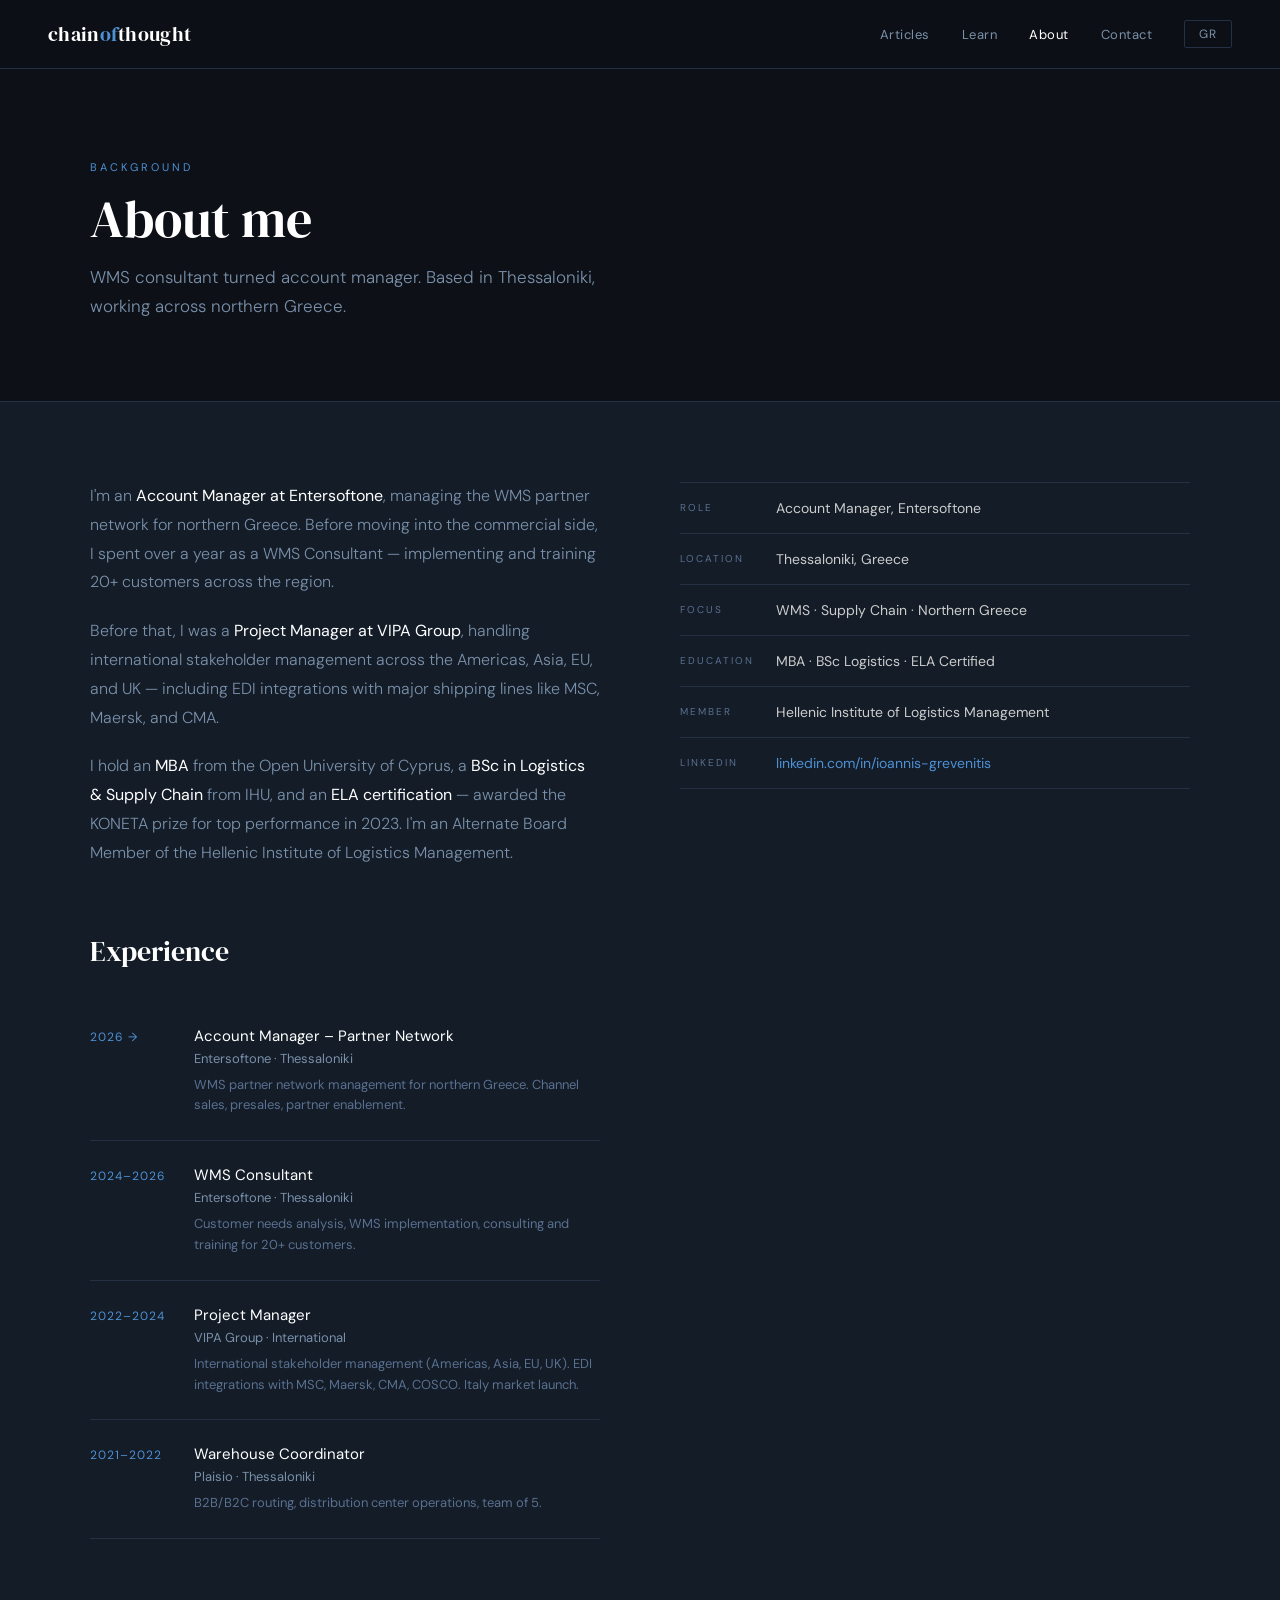
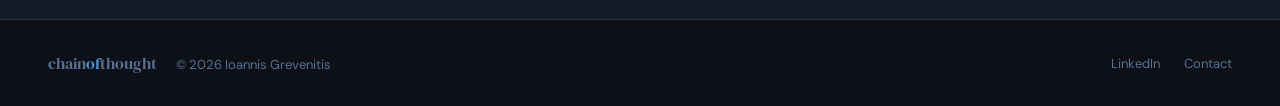
<file: about.html>
<!DOCTYPE html>
<html lang="en">
<head>
  <meta charset="UTF-8" />
  <meta name="viewport" content="width=device-width, initial-scale=1.0" />
  <title>About · Chain of Thought</title>
  <link rel="preconnect" href="https://fonts.googleapis.com" />
  <link rel="preconnect" href="https://fonts.gstatic.com" crossorigin />
  <link rel="stylesheet" href="styles.css" />
  <style>
    .about-grid {
      display: grid;
      grid-template-columns: 1fr 1fr;
      gap: 80px;
      align-items: start;
    }
    .about-text p {
      font-size: 16px;
      font-weight: 300;
      color: var(--muted2);
      line-height: 1.8;
      margin-bottom: 20px;
    }
    .about-text p strong { color: #fff; font-weight: 400; }
    .about-list { list-style: none; }
    .about-list li {
      display: flex;
      align-items: flex-start;
      gap: 16px;
      padding: 16px 0;
      border-bottom: 1px solid var(--border-dark);
      font-size: 14px;
      color: var(--muted2);
    }
    .about-list li:first-child { border-top: 1px solid var(--border-dark); }
    .li-label {
      font-size: 10px;
      letter-spacing: 2px;
      text-transform: uppercase;
      color: var(--muted);
      min-width: 80px;
      margin-top: 2px;
      flex-shrink: 0;
    }
    .li-value { color: #ccc; }
    .li-value a { color: var(--accent); text-decoration: none; }
    .timeline { margin-top: 64px; }
    .timeline-title {
      font-family: 'DM Serif Display', serif;
      font-size: 28px;
      color: #fff;
      margin-bottom: 32px;
    }
    .timeline-item {
      display: flex;
      gap: 24px;
      padding: 24px 0;
      border-bottom: 1px solid var(--border-dark);
    }
    .timeline-item:first-of-type { border-top: 1px solid var(--border-dark); }
    .timeline-year {
      font-size: 12px;
      color: var(--accent);
      letter-spacing: 1px;
      min-width: 80px;
      margin-top: 3px;
    }
    .timeline-role {
      font-size: 15px;
      font-weight: 400;
      color: #fff;
      margin-bottom: 4px;
    }
    .timeline-company {
      font-size: 13px;
      color: var(--muted2);
      margin-bottom: 8px;
    }
    .timeline-desc {
      font-size: 13px;
      color: var(--muted);
      line-height: 1.6;
    }
  </style>
</head>
<body>

<nav>
  <a href="index.html" class="nav-logo">chain<span>of</span>thought</a>
  <div class="nav-links">
    <a href="articles.html" class="lang-en">Articles</a>
    <a href="articles.html" class="lang-gr">Άρθρα</a>
    <a href="learn.html" class="lang-en">Learn</a>
    <a href="learn.html" class="lang-gr">Μάθηση</a>
    <a href="about.html" class="lang-en active">About</a>
    <a href="about.html" class="lang-gr active">Σχετικά</a>
    <a href="contact.html" class="lang-en">Contact</a>
    <a href="contact.html" class="lang-gr">Επικοινωνία</a>
    <button class="lang-btn" onclick="toggleLang()" id="langBtn">GR</button>
  </div>
</nav>

<div class="page-header">
  <div class="page-header-inner">
    <div class="page-eyebrow lang-en fade-up">Background</div>
    <div class="page-eyebrow lang-gr fade-up">Υπόβαθρο</div>
    <h1 class="page-title fade-up-1 lang-en">About me</h1>
    <h1 class="page-title fade-up-1 lang-gr">Σχετικά με εμένα</h1>
    <p class="page-subtitle fade-up-2 lang-en">WMS consultant turned account manager. Based in Thessaloniki, working across northern Greece.</p>
    <p class="page-subtitle fade-up-2 lang-gr">Από WMS consultant σε account manager. Θεσσαλονίκη, Βόρεια Ελλάδα.</p>
  </div>
</div>

<section class="section" style="background: var(--dark);">
  <div class="section-inner">
    <div class="about-grid">
      <div class="about-text">
        <p class="lang-en">I'm an <strong>Account Manager at Entersoftone</strong>, managing the WMS partner network for northern Greece. Before moving into the commercial side, I spent over a year as a WMS Consultant — implementing and training 20+ customers across the region.</p>
        <p class="lang-gr">Είμαι <strong>Account Manager στην Entersoftone</strong>, διαχειρίζομαι το δίκτυο συνεργατών WMS για τη Βόρεια Ελλάδα. Πριν περάσω στην εμπορική πλευρά, έκανα WMS Consulting — υλοποιώντας και εκπαιδεύοντας 20+ πελάτες.</p>
        <p class="lang-en">Before that, I was a <strong>Project Manager at VIPA Group</strong>, handling international stakeholder management across the Americas, Asia, EU, and UK — including EDI integrations with major shipping lines like MSC, Maersk, and CMA.</p>
        <p class="lang-gr">Πριν, ήμουν <strong>Project Manager στη VIPA Group</strong>, με διαχείριση διεθνών stakeholders σε Αμερική, Ασία, ΕΕ και ΗΒ — συμπεριλαμβανομένων EDI integrations με MSC, Maersk και CMA.</p>
        <p class="lang-en">I hold an <strong>MBA</strong> from the Open University of Cyprus, a <strong>BSc in Logistics & Supply Chain</strong> from IHU, and an <strong>ELA certification</strong> — awarded the KONETA prize for top performance in 2023. I'm an Alternate Board Member of the Hellenic Institute of Logistics Management.</p>
        <p class="lang-gr">Είμαι κάτοχος <strong>MBA</strong> από το ΑΠΚ, <strong>BSc Logistics & Supply Chain</strong> από το ΔΠΘ και <strong>πιστοποίηση ELA</strong> — βραβείο KONETA για την καλύτερη επίδοση το 2023. Είμαι Αναπληρωματικό Μέλος ΔΣ του ΙΕΕΜ.</p>

        <div class="timeline">
          <div class="timeline-title lang-en">Experience</div>
          <div class="timeline-title lang-gr">Εμπειρία</div>
          <div class="timeline-item">
            <div class="timeline-year">2026 →</div>
            <div>
              <div class="timeline-role lang-en">Account Manager – Partner Network</div>
              <div class="timeline-role lang-gr">Account Manager – Δίκτυο Συνεργατών</div>
              <div class="timeline-company">Entersoftone · Thessaloniki</div>
              <div class="timeline-desc lang-en">WMS partner network management for northern Greece. Channel sales, presales, partner enablement.</div>
              <div class="timeline-desc lang-gr">Διαχείριση δικτύου συνεργατών WMS για τη Βόρεια Ελλάδα. Channel sales, presales, partner enablement.</div>
            </div>
          </div>
          <div class="timeline-item">
            <div class="timeline-year">2024–2026</div>
            <div>
              <div class="timeline-role lang-en">WMS Consultant</div>
              <div class="timeline-role lang-gr">WMS Consultant</div>
              <div class="timeline-company">Entersoftone · Thessaloniki</div>
              <div class="timeline-desc lang-en">Customer needs analysis, WMS implementation, consulting and training for 20+ customers.</div>
              <div class="timeline-desc lang-gr">Ανάλυση αναγκών πελατών, υλοποίηση WMS, consulting και εκπαίδευση για 20+ πελάτες.</div>
            </div>
          </div>
          <div class="timeline-item">
            <div class="timeline-year">2022–2024</div>
            <div>
              <div class="timeline-role lang-en">Project Manager</div>
              <div class="timeline-role lang-gr">Project Manager</div>
              <div class="timeline-company">VIPA Group · International</div>
              <div class="timeline-desc lang-en">International stakeholder management (Americas, Asia, EU, UK). EDI integrations with MSC, Maersk, CMA, COSCO. Italy market launch.</div>
              <div class="timeline-desc lang-gr">Διαχείριση διεθνών stakeholders. EDI integrations με MSC, Maersk, CMA, COSCO. Λανσάρισμα αγοράς Ιταλίας.</div>
            </div>
          </div>
          <div class="timeline-item">
            <div class="timeline-year">2021–2022</div>
            <div>
              <div class="timeline-role lang-en">Warehouse Coordinator</div>
              <div class="timeline-role lang-gr">Warehouse Coordinator</div>
              <div class="timeline-company">Plaisio · Thessaloniki</div>
              <div class="timeline-desc lang-en">B2B/B2C routing, distribution center operations, team of 5.</div>
              <div class="timeline-desc lang-gr">B2B/B2C δρομολόγηση, λειτουργίες κέντρου διανομής, ομάδα 5 ατόμων.</div>
            </div>
          </div>
        </div>
      </div>

      <div>
        <ul class="about-list">
          <li>
            <span class="li-label lang-en">Role</span>
            <span class="li-label lang-gr">Ρόλος</span>
            <span class="li-value lang-en">Account Manager, Entersoftone</span>
            <span class="li-value lang-gr">Account Manager, Entersoftone</span>
          </li>
          <li>
            <span class="li-label lang-en">Location</span>
            <span class="li-label lang-gr">Τοποθεσία</span>
            <span class="li-value lang-en">Thessaloniki, Greece</span>
            <span class="li-value lang-gr">Θεσσαλονίκη, Ελλάδα</span>
          </li>
          <li>
            <span class="li-label lang-en">Focus</span>
            <span class="li-label lang-gr">Εστίαση</span>
            <span class="li-value lang-en">WMS · Supply Chain · Northern Greece</span>
            <span class="li-value lang-gr">WMS · Εφοδιαστική · Βόρεια Ελλάδα</span>
          </li>
          <li>
            <span class="li-label lang-en">Education</span>
            <span class="li-label lang-gr">Εκπαίδευση</span>
            <span class="li-value">MBA · BSc Logistics · ELA Certified</span>
          </li>
          <li>
            <span class="li-label lang-en">Member</span>
            <span class="li-label lang-gr">Μέλος</span>
            <span class="li-value lang-en">Hellenic Institute of Logistics Management</span>
            <span class="li-value lang-gr">Ελληνικό Ινστιτούτο Εφοδιαστικής</span>
          </li>
          <li>
            <span class="li-label">LinkedIn</span>
            <span class="li-value"><a href="https://linkedin.com/in/ioannis-grevenitis" target="_blank">linkedin.com/in/ioannis-grevenitis</a></span>
          </li>
        </ul>
      </div>
    </div>
  </div>
</section>

<footer>
  <div class="footer-left">chain<span class="accent">of</span>thought <span class="footer-copy">© 2026 Ioannis Grevenitis</span></div>
  <div class="footer-right">
    <a href="https://linkedin.com/in/ioannis-grevenitis" target="_blank">LinkedIn</a>
    <a href="contact.html" class="lang-en">Contact</a>
    <a href="contact.html" class="lang-gr">Επικοινωνία</a>
  </div>
</footer>

<script>
  function toggleLang() {
    const body = document.body;
    const btn = document.getElementById('langBtn');
    if (body.classList.contains('greek')) {
      body.classList.remove('greek');
      btn.textContent = 'GR';
      localStorage.setItem('lang', 'en');
    } else {
      body.classList.add('greek');
      btn.textContent = 'EN';
      localStorage.setItem('lang', 'gr');
    }
  }
  if (localStorage.getItem('lang') === 'gr') {
    document.body.classList.add('greek');
    document.getElementById('langBtn').textContent = 'EN';
  }
</script>
</body>
</html>
</file>
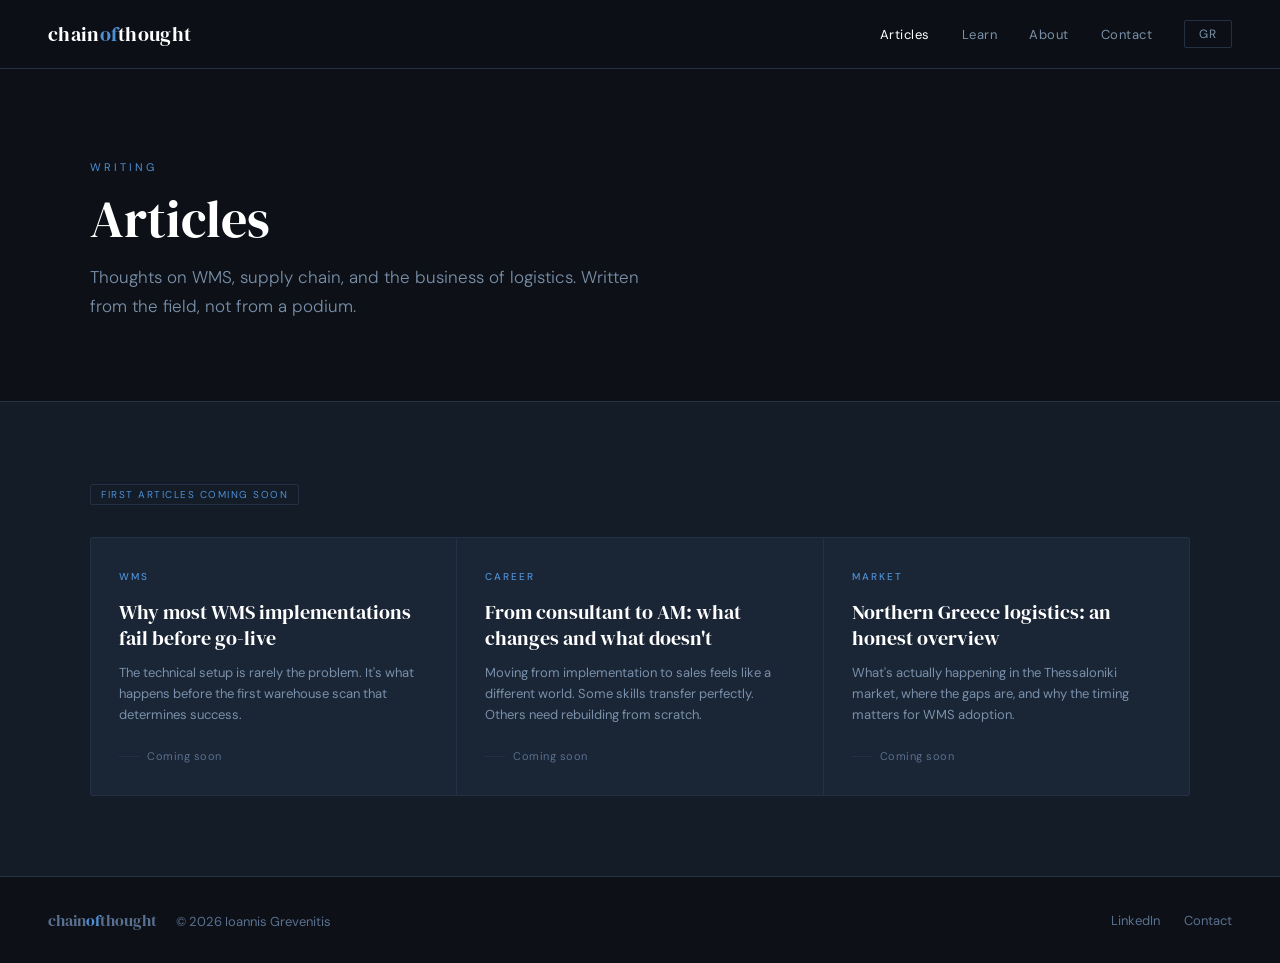
<file: articles.html>
<!DOCTYPE html>
<html lang="en">
<head>
  <meta charset="UTF-8" />
  <meta name="viewport" content="width=device-width, initial-scale=1.0" />
  <title>Articles · Chain of Thought</title>
  <link rel="preconnect" href="https://fonts.googleapis.com" />
  <link rel="preconnect" href="https://fonts.gstatic.com" crossorigin />
  <link rel="stylesheet" href="styles.css" />
  <style>
    .articles-grid {
      display: grid;
      grid-template-columns: repeat(3, 1fr);
      gap: 1px;
      background: var(--border-dark);
      border: 1px solid var(--border-dark);
      border-radius: 2px;
      overflow: hidden;
    }
    .article-card {
      background: var(--dark2);
      padding: 32px 28px;
      transition: background 0.2s;
      cursor: pointer;
      text-decoration: none;
      display: block;
    }
    .article-card:hover { background: #1f2e42; }
    .article-tag {
      font-size: 10px;
      font-weight: 500;
      letter-spacing: 2px;
      text-transform: uppercase;
      color: var(--accent);
      margin-bottom: 16px;
    }
    .article-title {
      font-family: 'DM Serif Display', serif;
      font-size: 20px;
      font-weight: 400;
      color: #fff;
      line-height: 1.3;
      margin-bottom: 12px;
    }
    .article-excerpt {
      font-size: 13px;
      color: var(--muted2);
      line-height: 1.6;
      margin-bottom: 24px;
    }
    .article-meta {
      font-size: 11px;
      color: var(--muted);
      letter-spacing: 0.5px;
      display: flex;
      align-items: center;
      gap: 8px;
    }
    .article-meta::before {
      content: '';
      width: 20px;
      height: 1px;
      background: var(--border-dark);
      display: inline-block;
    }
    .coming-soon-badge {
      display: inline-block;
      font-size: 10px;
      letter-spacing: 1.5px;
      text-transform: uppercase;
      color: var(--accent);
      border: 1px solid var(--border-dark);
      padding: 3px 10px;
      border-radius: 2px;
      margin-bottom: 32px;
    }
  </style>
</head>
<body>

<nav>
  <a href="index.html" class="nav-logo">chain<span>of</span>thought</a>
  <div class="nav-links">
    <a href="articles.html" class="lang-en active">Articles</a>
    <a href="articles.html" class="lang-gr active">Άρθρα</a>
    <a href="learn.html" class="lang-en">Learn</a>
    <a href="learn.html" class="lang-gr">Μάθηση</a>
    <a href="about.html" class="lang-en">About</a>
    <a href="about.html" class="lang-gr">Σχετικά</a>
    <a href="contact.html" class="lang-en">Contact</a>
    <a href="contact.html" class="lang-gr">Επικοινωνία</a>
    <button class="lang-btn" onclick="toggleLang()" id="langBtn">GR</button>
  </div>
</nav>

<div class="page-header">
  <div class="page-header-inner">
    <div class="page-eyebrow lang-en fade-up">Writing</div>
    <div class="page-eyebrow lang-gr fade-up">Γραπτό</div>
    <h1 class="page-title fade-up-1 lang-en">Articles</h1>
    <h1 class="page-title fade-up-1 lang-gr">Άρθρα</h1>
    <p class="page-subtitle fade-up-2 lang-en">Thoughts on WMS, supply chain, and the business of logistics. Written from the field, not from a podium.</p>
    <p class="page-subtitle fade-up-2 lang-gr">Σκέψεις για WMS, εφοδιαστική αλυσίδα και logistics. Γραμμένα από την πράξη, όχι από άμβωνα.</p>
  </div>
</div>

<section class="section" style="background: var(--dark);">
  <div class="section-inner">
    <div class="coming-soon-badge lang-en">First articles coming soon</div>
    <div class="coming-soon-badge lang-gr">Τα πρώτα άρθρα έρχονται σύντομα</div>
    <div class="articles-grid">
      <a class="article-card" href="article-wms-implementations.html">
        <div class="article-tag">WMS</div>
        <div class="article-title lang-en">Why most WMS implementations fail before go-live</div>
        <div class="article-title lang-gr">Γιατί οι περισσότερες υλοποιήσεις WMS αποτυγχάνουν πριν το go-live</div>
        <div class="article-excerpt lang-en">The technical setup is rarely the problem. It's what happens before the first warehouse scan that determines success.</div>
        <div class="article-excerpt lang-gr">Το τεχνικό κομμάτι σπάνια είναι το πρόβλημα. Αυτό που γίνεται πριν το πρώτο scan καθορίζει την επιτυχία.</div>
        <div class="article-meta lang-en">Coming soon</div>
        <div class="article-meta lang-gr">Σύντομα</div>
      </a>
      <a class="article-card" href="#">
        <div class="article-tag">Career</div>
        <div class="article-title lang-en">From consultant to AM: what changes and what doesn't</div>
        <div class="article-title lang-gr">Από consultant σε AM: τι αλλάζει και τι όχι</div>
        <div class="article-excerpt lang-en">Moving from implementation to sales feels like a different world. Some skills transfer perfectly. Others need rebuilding from scratch.</div>
        <div class="article-excerpt lang-gr">Η μετάβαση από υλοποίηση σε πωλήσεις μοιάζει με διαφορετικό κόσμο. Κάποιες δεξιότητες μεταφέρονται τέλεια. Άλλες χρειάζονται νέα θεμέλια.</div>
        <div class="article-meta lang-en">Coming soon</div>
        <div class="article-meta lang-gr">Σύντομα</div>
      </a>
      <a class="article-card" href="#">
        <div class="article-tag">Market</div>
        <div class="article-title lang-en">Northern Greece logistics: an honest overview</div>
        <div class="article-title lang-gr">Logistics Βόρειας Ελλάδας: μια ειλικρινής επισκόπηση</div>
        <div class="article-excerpt lang-en">What's actually happening in the Thessaloniki market, where the gaps are, and why the timing matters for WMS adoption.</div>
        <div class="article-excerpt lang-gr">Τι συμβαίνει πραγματικά στην αγορά της Θεσσαλονίκης και γιατί το timing έχει σημασία για το WMS.</div>
        <div class="article-meta lang-en">Coming soon</div>
        <div class="article-meta lang-gr">Σύντομα</div>
      </a>
    </div>
  </div>
</section>

<footer>
  <div class="footer-left">chain<span class="accent">of</span>thought <span class="footer-copy">© 2026 Ioannis Grevenitis</span></div>
  <div class="footer-right">
    <a href="https://linkedin.com/in/ioannis-grevenitis" target="_blank">LinkedIn</a>
    <a href="contact.html" class="lang-en">Contact</a>
    <a href="contact.html" class="lang-gr">Επικοινωνία</a>
  </div>
</footer>

<script>
  function toggleLang() {
    const body = document.body;
    const btn = document.getElementById('langBtn');
    if (body.classList.contains('greek')) {
      body.classList.remove('greek');
      btn.textContent = 'GR';
      localStorage.setItem('lang', 'en');
    } else {
      body.classList.add('greek');
      btn.textContent = 'EN';
      localStorage.setItem('lang', 'gr');
    }
  }
  if (localStorage.getItem('lang') === 'gr') {
    document.body.classList.add('greek');
    document.getElementById('langBtn').textContent = 'EN';
  }
</script>
</body>
</html>
</file>
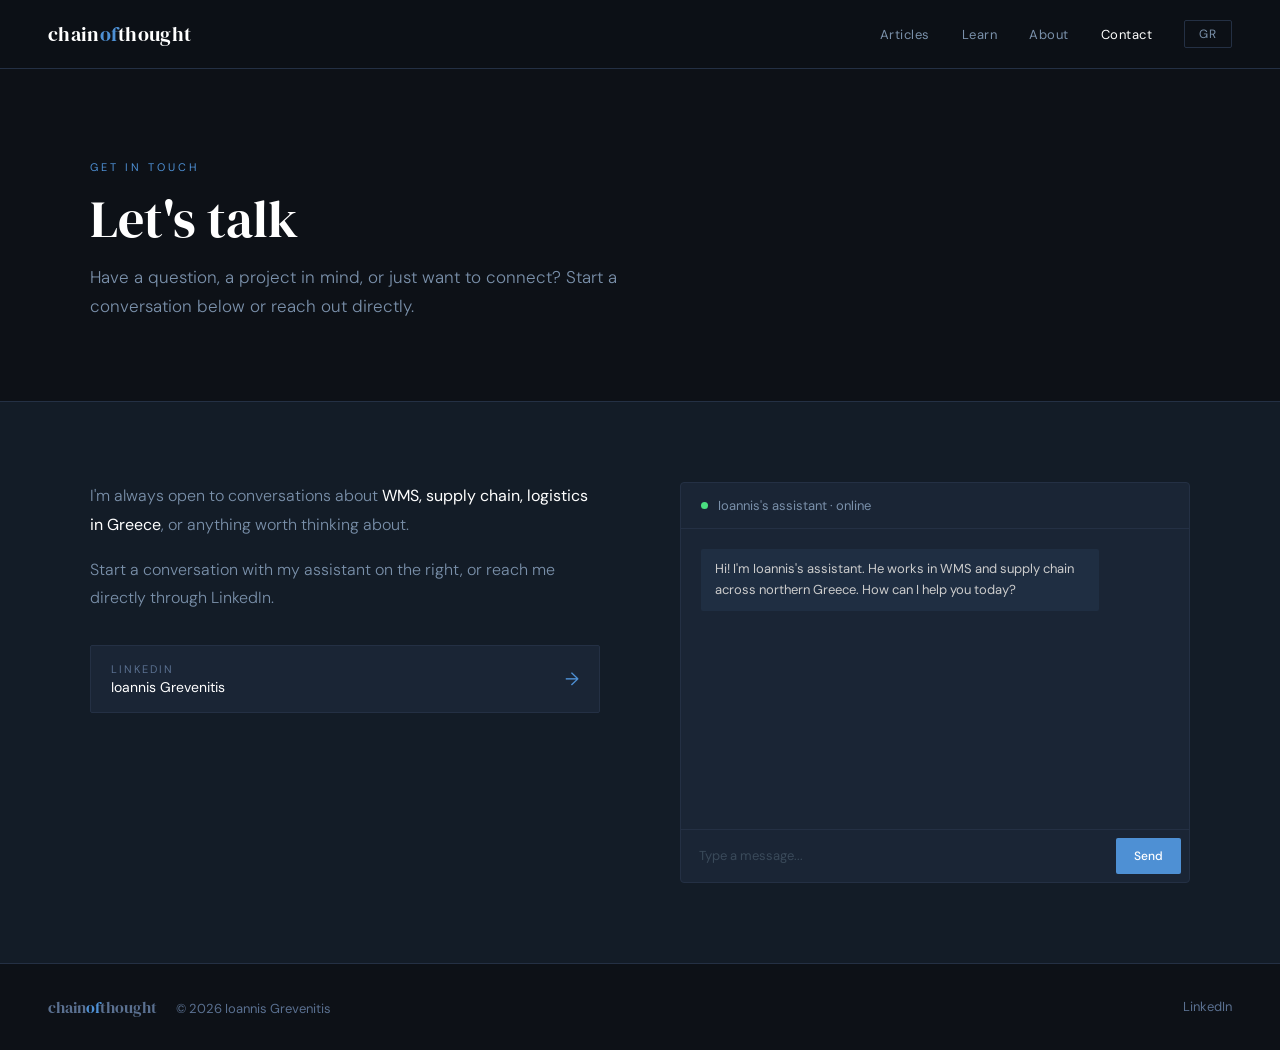
<file: contact.html>
<!DOCTYPE html>
<html lang="en">
<head>
  <meta charset="UTF-8" />
  <meta name="viewport" content="width=device-width, initial-scale=1.0" />
  <title>Contact · Chain of Thought</title>
  <link rel="preconnect" href="https://fonts.googleapis.com" />
  <link rel="preconnect" href="https://fonts.gstatic.com" crossorigin />
  <link rel="stylesheet" href="styles.css" />
  <style>
    .contact-grid {
      display: grid;
      grid-template-columns: 1fr 1fr;
      gap: 80px;
      align-items: start;
    }
    .contact-intro p {
      font-size: 16px;
      font-weight: 300;
      color: var(--muted2);
      line-height: 1.8;
      margin-bottom: 16px;
    }
    .contact-intro p strong { color: #fff; font-weight: 400; }
    .contact-links { margin-top: 32px; display: flex; flex-direction: column; gap: 12px; }
    .contact-link {
      display: flex;
      align-items: center;
      gap: 16px;
      padding: 16px 20px;
      background: var(--dark2);
      border: 1px solid var(--border-dark);
      border-radius: 2px;
      text-decoration: none;
      transition: border-color 0.2s;
    }
    .contact-link:hover { border-color: var(--accent); }
    .contact-link-label { font-size: 11px; letter-spacing: 2px; text-transform: uppercase; color: var(--muted); }
    .contact-link-value { font-size: 14px; color: #fff; margin-top: 2px; }
    .chat-box {
      background: var(--dark2);
      border: 1px solid var(--border-dark);
      border-radius: 4px;
      overflow: hidden;
    }
    .chat-header {
      padding: 14px 20px;
      border-bottom: 1px solid var(--border-dark);
      display: flex;
      align-items: center;
      gap: 10px;
    }
    .chat-status { width: 7px; height: 7px; border-radius: 50%; background: #4ade80; }
    .chat-header-name { font-size: 13px; color: var(--muted2); }
    .chat-messages {
      padding: 20px;
      display: flex;
      flex-direction: column;
      gap: 12px;
      min-height: 300px;
      max-height: 400px;
      overflow-y: auto;
    }
    .msg { max-width: 85%; padding: 10px 14px; border-radius: 2px; font-size: 13px; line-height: 1.6; }
    .msg-bot { background: #1f2e42; color: #ccc; align-self: flex-start; }
    .msg-user { background: #fff; color: var(--black); align-self: flex-end; }
    .msg-error { background: #2a1f1f; color: #f87171; align-self: flex-start; font-size: 12px; }
    .chat-input-row { display: flex; border-top: 1px solid var(--border-dark); }
    .chat-input-row input {
      flex: 1;
      background: transparent;
      border: none;
      padding: 14px 18px;
      color: #aaa;
      font-family: 'DM Sans', sans-serif;
      font-size: 13px;
      outline: none;
    }
    .chat-input-row input::placeholder { color: #3a4a5a; }
    .chat-input-row input:disabled { opacity: 0.5; }
    .chat-send {
      background: var(--accent);
      color: #fff;
      border: none;
      padding: 10px 18px;
      margin: 8px;
      border-radius: 2px;
      font-family: 'DM Sans', sans-serif;
      font-size: 12px;
      font-weight: 500;
      cursor: pointer;
      transition: background 0.2s;
    }
    .chat-send:hover { background: #3a7bbf; }
    .chat-send:disabled { opacity: 0.5; cursor: not-allowed; }
    .typing-indicator {
      display: none;
      align-items: center;
      gap: 6px;
      padding: 10px 14px;
      background: #1f2e42;
      border-radius: 2px;
      align-self: flex-start;
      max-width: 60px;
    }
    .typing-indicator span {
      width: 6px; height: 6px;
      border-radius: 50%;
      background: var(--muted2);
      animation: bounce 1s infinite;
    }
    .typing-indicator span:nth-child(2) { animation-delay: 0.15s; }
    .typing-indicator span:nth-child(3) { animation-delay: 0.3s; }
    @keyframes bounce {
      0%, 100% { transform: translateY(0); }
      50% { transform: translateY(-4px); }
    }
  </style>
</head>
<body>

<nav>
  <a href="index.html" class="nav-logo">chain<span>of</span>thought</a>
  <div class="nav-links">
    <a href="articles.html" class="lang-en">Articles</a>
    <a href="articles.html" class="lang-gr">Άρθρα</a>
    <a href="learn.html" class="lang-en">Learn</a>
    <a href="learn.html" class="lang-gr">Μάθηση</a>
    <a href="about.html" class="lang-en">About</a>
    <a href="about.html" class="lang-gr">Σχετικά</a>
    <a href="contact.html" class="lang-en active">Contact</a>
    <a href="contact.html" class="lang-gr active">Επικοινωνία</a>
    <button class="lang-btn" onclick="toggleLang()" id="langBtn">GR</button>
  </div>
</nav>

<div class="page-header">
  <div class="page-header-inner">
    <div class="page-eyebrow lang-en fade-up">Get in touch</div>
    <div class="page-eyebrow lang-gr fade-up">Επικοινωνία</div>
    <h1 class="page-title fade-up-1 lang-en">Let's talk</h1>
    <h1 class="page-title fade-up-1 lang-gr">Ας μιλήσουμε</h1>
    <p class="page-subtitle fade-up-2 lang-en">Have a question, a project in mind, or just want to connect? Start a conversation below or reach out directly.</p>
    <p class="page-subtitle fade-up-2 lang-gr">Έχετε ερώτηση, ιδέα για συνεργασία ή θέλετε απλά να συνδεθούμε; Ξεκινήστε μια συνομιλία παρακάτω ή επικοινωνήστε απευθείας.</p>
  </div>
</div>

<section class="section" style="background: var(--dark);">
  <div class="section-inner">
    <div class="contact-grid">
      <div class="contact-intro">
        <p class="lang-en">I'm always open to conversations about <strong>WMS, supply chain, logistics in Greece</strong>, or anything worth thinking about.</p>
        <p class="lang-gr">Είμαι πάντα ανοιχτός σε συζητήσεις για <strong>WMS, εφοδιαστική αλυσίδα, logistics στην Ελλάδα</strong> ή οτιδήποτε αξίζει να σκεφτούμε.</p>
        <p class="lang-en">Start a conversation with my assistant on the right, or reach me directly through LinkedIn.</p>
        <p class="lang-gr">Ξεκινήστε συνομιλία με τον βοηθό μου δεξιά, ή επικοινωνήστε απευθείας μέσω LinkedIn.</p>
        <div class="contact-links">
          <a href="https://linkedin.com/in/ioannis-grevenitis" target="_blank" class="contact-link">
            <div>
              <div class="contact-link-label">LinkedIn</div>
              <div class="contact-link-value">Ioannis Grevenitis</div>
            </div>
            <span style="margin-left: auto; color: var(--accent); font-size: 18px;">→</span>
          </a>
        </div>
      </div>

      <div>
        <div class="chat-box">
          <div class="chat-header">
            <div class="chat-status"></div>
            <div class="chat-header-name lang-en">Ioannis's assistant · online</div>
            <div class="chat-header-name lang-gr">Βοηθός του Ιωάννη · online</div>
          </div>
          <div class="chat-messages" id="chatMessages">
            <div class="msg msg-bot lang-en">Hi! I'm Ioannis's assistant. He works in WMS and supply chain across northern Greece. How can I help you today?</div>
            <div class="msg msg-bot lang-gr">Γεια! Είμαι ο βοηθός του Ιωάννη. Εργάζεται στο WMS και την εφοδιαστική αλυσίδα σε όλη τη Βόρεια Ελλάδα. Πώς μπορώ να σας βοηθήσω;</div>
            <div class="typing-indicator" id="typingIndicator">
              <span></span><span></span><span></span>
            </div>
          </div>
          <div class="chat-input-row">
            <input type="text" id="chatInput" placeholder="Type a message..." />
            <button class="chat-send" id="sendBtn" onclick="sendMsg()">Send</button>
          </div>
        </div>
      </div>
    </div>
  </div>
</section>

<footer>
  <div class="footer-left">chain<span class="accent">of</span>thought <span class="footer-copy">© 2026 Ioannis Grevenitis</span></div>
  <div class="footer-right">
    <a href="https://linkedin.com/in/ioannis-grevenitis" target="_blank">LinkedIn</a>
  </div>
</footer>

<script>
  const SYSTEM_PROMPT = `You are the personal assistant of Ioannis Grevenitis, embedded on his personal website chainofthought.co. Your job is to have the first conversation with visitors and help them get in touch with Ioannis.

About Ioannis:
- Account Manager at Entersoftone, managing the WMS partner network for northern Greece
- Previously WMS Consultant at Entersoftone (20+ implementations) and Project Manager at VIPA Group
- Based in Thessaloniki, Greece
- Expertise: WMS systems, warehouse management, supply chain, logistics in Greece and SE Europe
- Education: MBA (Open University of Cyprus), BSc Logistics & Supply Chain (IHU), ELA Certified
- Member of the Hellenic Institute of Logistics Management
- LinkedIn: linkedin.com/in/ioannis-grevenitis

Your role:
- Be warm, professional and concise
- Answer questions about Ioannis's background, expertise and work
- If someone wants to collaborate, discuss a project, or get advice on WMS/supply chain, collect the key details and let them know Ioannis will follow up personally
- Keep responses to 2-4 sentences max
- Respond in Greek or English depending on what the visitor uses
- Never make up information about Ioannis that isn't in this prompt
- If asked something you don't know, say you'll pass the question to Ioannis directly`;

  let conversationHistory = [];

  async function sendMsg() {
    const input = document.getElementById('chatInput');
    const messages = document.getElementById('chatMessages');
    const typing = document.getElementById('typingIndicator');
    const sendBtn = document.getElementById('sendBtn');
    const text = input.value.trim();
    if (!text) return;

    const userMsg = document.createElement('div');
    userMsg.className = 'msg msg-user';
    userMsg.textContent = text;
    messages.insertBefore(userMsg, typing);

    input.value = '';
    input.disabled = true;
    sendBtn.disabled = true;
    typing.style.display = 'flex';
    messages.scrollTop = messages.scrollHeight;

    conversationHistory.push({ role: 'user', content: text });

    try {
      const response = await fetch('https://api.anthropic.com/v1/messages', {
        method: 'POST',
        headers: {
          'Content-Type': 'application/json',
          'x-api-key': 'REPLACE_WITH_API_KEY',
          'anthropic-version': '2023-06-01',
          'anthropic-dangerous-direct-browser-access': 'true'
        },
        body: JSON.stringify({
          model: 'claude-haiku-4-5-20251001',
          max_tokens: 300,
          system: SYSTEM_PROMPT,
          messages: conversationHistory
        })
      });

      const data = await response.json();
      typing.style.display = 'none';

      if (data.content && data.content[0]) {
        const replyText = data.content[0].text;
        conversationHistory.push({ role: 'assistant', content: replyText });
        const botMsg = document.createElement('div');
        botMsg.className = 'msg msg-bot';
        botMsg.textContent = replyText;
        messages.insertBefore(botMsg, typing);
      } else {
        throw new Error('No response');
      }

    } catch (err) {
      typing.style.display = 'none';
      const errMsg = document.createElement('div');
      errMsg.className = 'msg msg-error';
      errMsg.textContent = 'Something went wrong. Please try again or contact via LinkedIn.';
      messages.insertBefore(errMsg, typing);
    }

    input.disabled = false;
    sendBtn.disabled = false;
    input.focus();
    messages.scrollTop = messages.scrollHeight;
  }

  document.getElementById('chatInput').addEventListener('keypress', function(e) {
    if (e.key === 'Enter') sendMsg();
  });

  function toggleLang() {
    const body = document.body;
    const btn = document.getElementById('langBtn');
    if (body.classList.contains('greek')) {
      body.classList.remove('greek');
      btn.textContent = 'GR';
      localStorage.setItem('lang', 'en');
    } else {
      body.classList.add('greek');
      btn.textContent = 'EN';
      localStorage.setItem('lang', 'gr');
    }
  }
  if (localStorage.getItem('lang') === 'gr') {
    document.body.classList.add('greek');
    document.getElementById('langBtn').textContent = 'EN';
  }
</script>
</body>
</html>
</file>
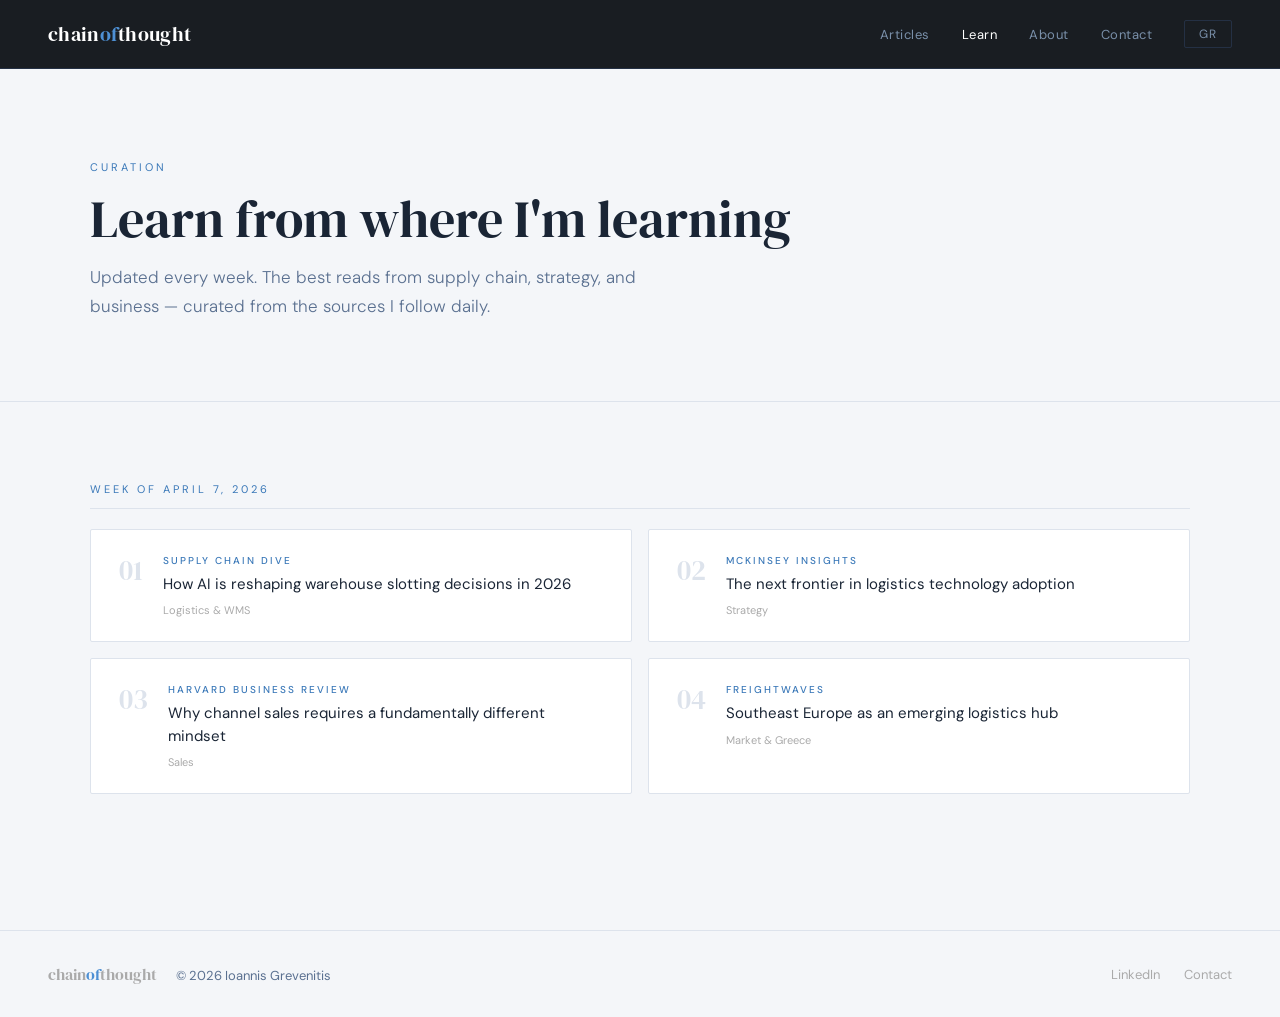
<file: learn.html>
<!DOCTYPE html>
<html lang="en">
<head>
  <meta charset="UTF-8" />
  <meta name="viewport" content="width=device-width, initial-scale=1.0" />
  <title>Learn · Chain of Thought</title>
  <link rel="preconnect" href="https://fonts.googleapis.com" />
  <link rel="preconnect" href="https://fonts.gstatic.com" crossorigin />
  <link rel="stylesheet" href="styles.css" />
  <style>
    .learn-section { background: var(--light-bg); }
    .learn-section .page-eyebrow { color: #3a78b8; }
    .learn-section .page-title { color: var(--text-dark); }
    .learn-section .page-subtitle { color: var(--text-muted); }

    .page-header.light {
      background: var(--light-bg);
      border-bottom: 1px solid var(--light-border);
    }

    .week-group { margin-bottom: 56px; }

    .week-label {
      font-size: 11px;
      letter-spacing: 3px;
      text-transform: uppercase;
      color: #3a78b8;
      margin-bottom: 20px;
      padding-bottom: 12px;
      border-bottom: 1px solid var(--light-border);
    }

    .learn-grid {
      display: grid;
      grid-template-columns: repeat(2, 1fr);
      gap: 16px;
    }

    .learn-card {
      background: var(--light-bg2);
      border: 1px solid var(--light-border);
      border-radius: 2px;
      padding: 24px 28px;
      display: flex;
      gap: 20px;
      align-items: flex-start;
      transition: border-color 0.2s;
      cursor: pointer;
      text-decoration: none;
    }

    .learn-card:hover { border-color: var(--accent); }

    .learn-num {
      font-family: 'DM Serif Display', serif;
      font-size: 28px;
      color: #dde3ec;
      line-height: 1;
      flex-shrink: 0;
      margin-top: 2px;
    }

    .learn-source {
      font-size: 10px;
      font-weight: 500;
      letter-spacing: 2px;
      text-transform: uppercase;
      color: #3a78b8;
      margin-bottom: 6px;
    }

    .learn-title {
      font-size: 15px;
      font-weight: 400;
      color: var(--text-dark);
      line-height: 1.5;
    }

    .learn-category {
      font-size: 11px;
      color: #aaa;
      margin-top: 8px;
    }

    footer { background: var(--light-bg); border-top: 1px solid var(--light-border); }
    footer .footer-left { color: #aaa; }
    footer .footer-right a { color: #aaa; }
    footer .footer-right a:hover { color: var(--text-dark); }
  </style>
</head>
<body>

<nav>
  <a href="index.html" class="nav-logo">chain<span>of</span>thought</a>
  <div class="nav-links">
    <a href="articles.html" class="lang-en">Articles</a>
    <a href="articles.html" class="lang-gr">Άρθρα</a>
    <a href="learn.html" class="lang-en active">Learn</a>
    <a href="learn.html" class="lang-gr active">Μάθηση</a>
    <a href="about.html" class="lang-en">About</a>
    <a href="about.html" class="lang-gr">Σχετικά</a>
    <a href="contact.html" class="lang-en">Contact</a>
    <a href="contact.html" class="lang-gr">Επικοινωνία</a>
    <button class="lang-btn" onclick="toggleLang()" id="langBtn">GR</button>
  </div>
</nav>

<div class="page-header light learn-section">
  <div class="page-header-inner">
    <div class="page-eyebrow lang-en fade-up">Curation</div>
    <div class="page-eyebrow lang-gr fade-up">Επιλογές</div>
    <h1 class="page-title fade-up-1 lang-en">Learn from where I'm learning</h1>
    <h1 class="page-title fade-up-1 lang-gr">Μάθετε από όπου μαθαίνω</h1>
    <p class="page-subtitle fade-up-2 lang-en">Updated every week. The best reads from supply chain, strategy, and business — curated from the sources I follow daily.</p>
    <p class="page-subtitle fade-up-2 lang-gr">Ενημερώνεται κάθε εβδομάδα. Οι καλύτερες αναγνώσεις από εφοδιαστική, στρατηγική και επιχειρήσεις.</p>
  </div>
</div>

<section class="section learn-section">
  <div class="section-inner">
    <div class="week-group">
      <div class="week-label lang-en">Week of April 7, 2026</div>
      <div class="week-label lang-gr">Εβδομάδα 7 Απριλίου 2026</div>
      <div class="learn-grid">
        <a class="learn-card" href="#">
          <div class="learn-num">01</div>
          <div>
            <div class="learn-source">Supply Chain Dive</div>
            <div class="learn-title lang-en">How AI is reshaping warehouse slotting decisions in 2026</div>
            <div class="learn-title lang-gr">Πώς η AI αναδιαμορφώνει τις αποφάσεις slotting αποθήκης</div>
            <div class="learn-category lang-en">Logistics & WMS</div>
            <div class="learn-category lang-gr">Logistics & WMS</div>
          </div>
        </a>
        <a class="learn-card" href="#">
          <div class="learn-num">02</div>
          <div>
            <div class="learn-source">McKinsey Insights</div>
            <div class="learn-title lang-en">The next frontier in logistics technology adoption</div>
            <div class="learn-title lang-gr">Το επόμενο σύνορο στην υιοθέτηση τεχνολογίας logistics</div>
            <div class="learn-category lang-en">Strategy</div>
            <div class="learn-category lang-gr">Στρατηγική</div>
          </div>
        </a>
        <a class="learn-card" href="#">
          <div class="learn-num">03</div>
          <div>
            <div class="learn-source">Harvard Business Review</div>
            <div class="learn-title lang-en">Why channel sales requires a fundamentally different mindset</div>
            <div class="learn-title lang-gr">Γιατί οι πωλήσεις καναλιού απαιτούν διαφορετική νοοτροπία</div>
            <div class="learn-category lang-en">Sales</div>
            <div class="learn-category lang-gr">Πωλήσεις</div>
          </div>
        </a>
        <a class="learn-card" href="#">
          <div class="learn-num">04</div>
          <div>
            <div class="learn-source">FreightWaves</div>
            <div class="learn-title lang-en">Southeast Europe as an emerging logistics hub</div>
            <div class="learn-title lang-gr">Η ΝΑ Ευρώπη ως αναδυόμενος κόμβος logistics</div>
            <div class="learn-category lang-en">Market & Greece</div>
            <div class="learn-category lang-gr">Αγορά & Ελλάδα</div>
          </div>
        </a>
      </div>
    </div>
  </div>
</section>

<footer>
  <div class="footer-left">chain<span class="accent">of</span>thought <span class="footer-copy">© 2026 Ioannis Grevenitis</span></div>
  <div class="footer-right">
    <a href="https://linkedin.com/in/ioannis-grevenitis" target="_blank">LinkedIn</a>
    <a href="contact.html" class="lang-en">Contact</a>
    <a href="contact.html" class="lang-gr">Επικοινωνία</a>
  </div>
</footer>

<script>
  function toggleLang() {
    const body = document.body;
    const btn = document.getElementById('langBtn');
    if (body.classList.contains('greek')) {
      body.classList.remove('greek');
      btn.textContent = 'GR';
      localStorage.setItem('lang', 'en');
    } else {
      body.classList.add('greek');
      btn.textContent = 'EN';
      localStorage.setItem('lang', 'gr');
    }
  }
  if (localStorage.getItem('lang') === 'gr') {
    document.body.classList.add('greek');
    document.getElementById('langBtn').textContent = 'EN';
  }
</script>
</body>
</html>
</file>
<file: styles.css>
@import url('https://fonts.googleapis.com/css2?family=DM+Serif+Display:ital@0;1&family=DM+Sans:wght@300;400;500&display=swap');

:root {
  --black: #0d1117;
  --dark: #131c27;
  --dark2: #1a2535;
  --border-dark: #243044;
  --muted: #5a7090;
  --muted2: #7a90aa;
  --light-bg: #f4f6f9;
  --light-bg2: #ffffff;
  --light-border: #dde3ec;
  --text-dark: #1a2535;
  --text-muted: #5a7090;
  --accent: #4e90d4;
}

* { margin: 0; padding: 0; box-sizing: border-box; }
html { scroll-behavior: smooth; }

body {
  font-family: 'DM Sans', sans-serif;
  font-weight: 400;
  background: var(--black);
  color: #fff;
  overflow-x: hidden;
}

/* NAV */
nav {
  position: fixed;
  top: 0; left: 0; right: 0;
  z-index: 100;
  display: flex;
  justify-content: space-between;
  align-items: center;
  padding: 20px 48px;
  background: rgba(13,17,23,0.95);
  backdrop-filter: blur(12px);
  border-bottom: 1px solid var(--border-dark);
}

.nav-logo {
  font-family: 'DM Serif Display', serif;
  font-size: 20px;
  color: #fff;
  text-decoration: none;
  letter-spacing: 0.3px;
}

.nav-logo span { color: var(--accent); }

.nav-links {
  display: flex;
  align-items: center;
  gap: 32px;
}

.nav-links a {
  color: var(--muted2);
  font-size: 13px;
  font-weight: 400;
  text-decoration: none;
  letter-spacing: 0.5px;
  transition: color 0.2s;
}

.nav-links a:hover,
.nav-links a.active { color: #fff; }

.lang-btn {
  background: transparent;
  border: 1px solid var(--border-dark);
  color: var(--muted2);
  font-family: 'DM Sans', sans-serif;
  font-size: 12px;
  padding: 5px 14px;
  border-radius: 2px;
  cursor: pointer;
  letter-spacing: 1px;
  transition: all 0.2s;
}

.lang-btn:hover {
  border-color: var(--accent);
  color: var(--accent);
}

/* BUTTONS */
.btn-primary {
  background: #fff;
  color: var(--black);
  padding: 12px 28px;
  border: none;
  border-radius: 2px;
  font-family: 'DM Sans', sans-serif;
  font-size: 13px;
  font-weight: 500;
  cursor: pointer;
  letter-spacing: 0.3px;
  transition: background 0.2s;
  text-decoration: none;
  display: inline-block;
}

.btn-primary:hover { background: #dde3ec; }

.btn-ghost {
  background: transparent;
  color: var(--muted2);
  padding: 12px 28px;
  border: 1px solid var(--border-dark);
  border-radius: 2px;
  font-family: 'DM Sans', sans-serif;
  font-size: 13px;
  cursor: pointer;
  transition: all 0.2s;
  text-decoration: none;
  display: inline-block;
}

.btn-ghost:hover { color: #fff; border-color: #4e6a8a; }

/* PAGE HEADER (inner pages) */
.page-header {
  padding: 160px 48px 80px;
  background: var(--black);
  border-bottom: 1px solid var(--border-dark);
}

.page-header-inner {
  max-width: 1100px;
  margin: 0 auto;
}

.page-eyebrow {
  font-size: 11px;
  font-weight: 400;
  letter-spacing: 3px;
  color: var(--accent);
  text-transform: uppercase;
  margin-bottom: 16px;
}

.page-title {
  font-family: 'DM Serif Display', serif;
  font-size: 52px;
  font-weight: 400;
  line-height: 1.1;
  color: #fff;
  margin-bottom: 16px;
}

.page-subtitle {
  font-size: 17px;
  font-weight: 300;
  color: var(--muted2);
  line-height: 1.7;
  max-width: 560px;
}

/* SECTION */
.section {
  padding: 80px 48px;
}

.section-inner {
  max-width: 1100px;
  margin: 0 auto;
}

.section-label {
  font-size: 11px;
  font-weight: 400;
  letter-spacing: 3px;
  color: var(--accent);
  text-transform: uppercase;
  margin-bottom: 10px;
}

.section-title {
  font-family: 'DM Serif Display', serif;
  font-size: 38px;
  font-weight: 400;
  line-height: 1.1;
  color: #fff;
}

.section-sub {
  font-size: 15px;
  color: var(--muted2);
  margin-top: 8px;
  line-height: 1.6;
}

/* FOOTER */
footer {
  background: var(--black);
  border-top: 1px solid var(--border-dark);
  padding: 32px 48px;
  display: flex;
  justify-content: space-between;
  align-items: center;
}

.footer-left {
  font-family: 'DM Serif Display', serif;
  font-size: 16px;
  color: var(--muted);
}

.footer-left span.accent { color: var(--accent); }
.footer-copy {
  color: var(--muted);
  font-family: 'DM Sans', sans-serif;
  font-size: 13px;
  margin-left: 16px;
}

.footer-right {
  display: flex;
  gap: 24px;
}

.footer-right a {
  font-size: 13px;
  color: var(--muted);
  text-decoration: none;
  transition: color 0.2s;
}

.footer-right a:hover { color: #fff; }

/* LANGUAGE */
body.greek .lang-en { display: none !important; }
body:not(.greek) .lang-gr { display: none !important; }

/* ANIMATIONS */
@keyframes fadeUp {
  from { opacity: 0; transform: translateY(20px); }
  to { opacity: 1; transform: translateY(0); }
}

.fade-up { animation: fadeUp 0.6s ease both; }
.fade-up-1 { animation: fadeUp 0.6s 0.1s ease both; }
.fade-up-2 { animation: fadeUp 0.6s 0.2s ease both; }
.fade-up-3 { animation: fadeUp 0.6s 0.3s ease both; }
</file>
